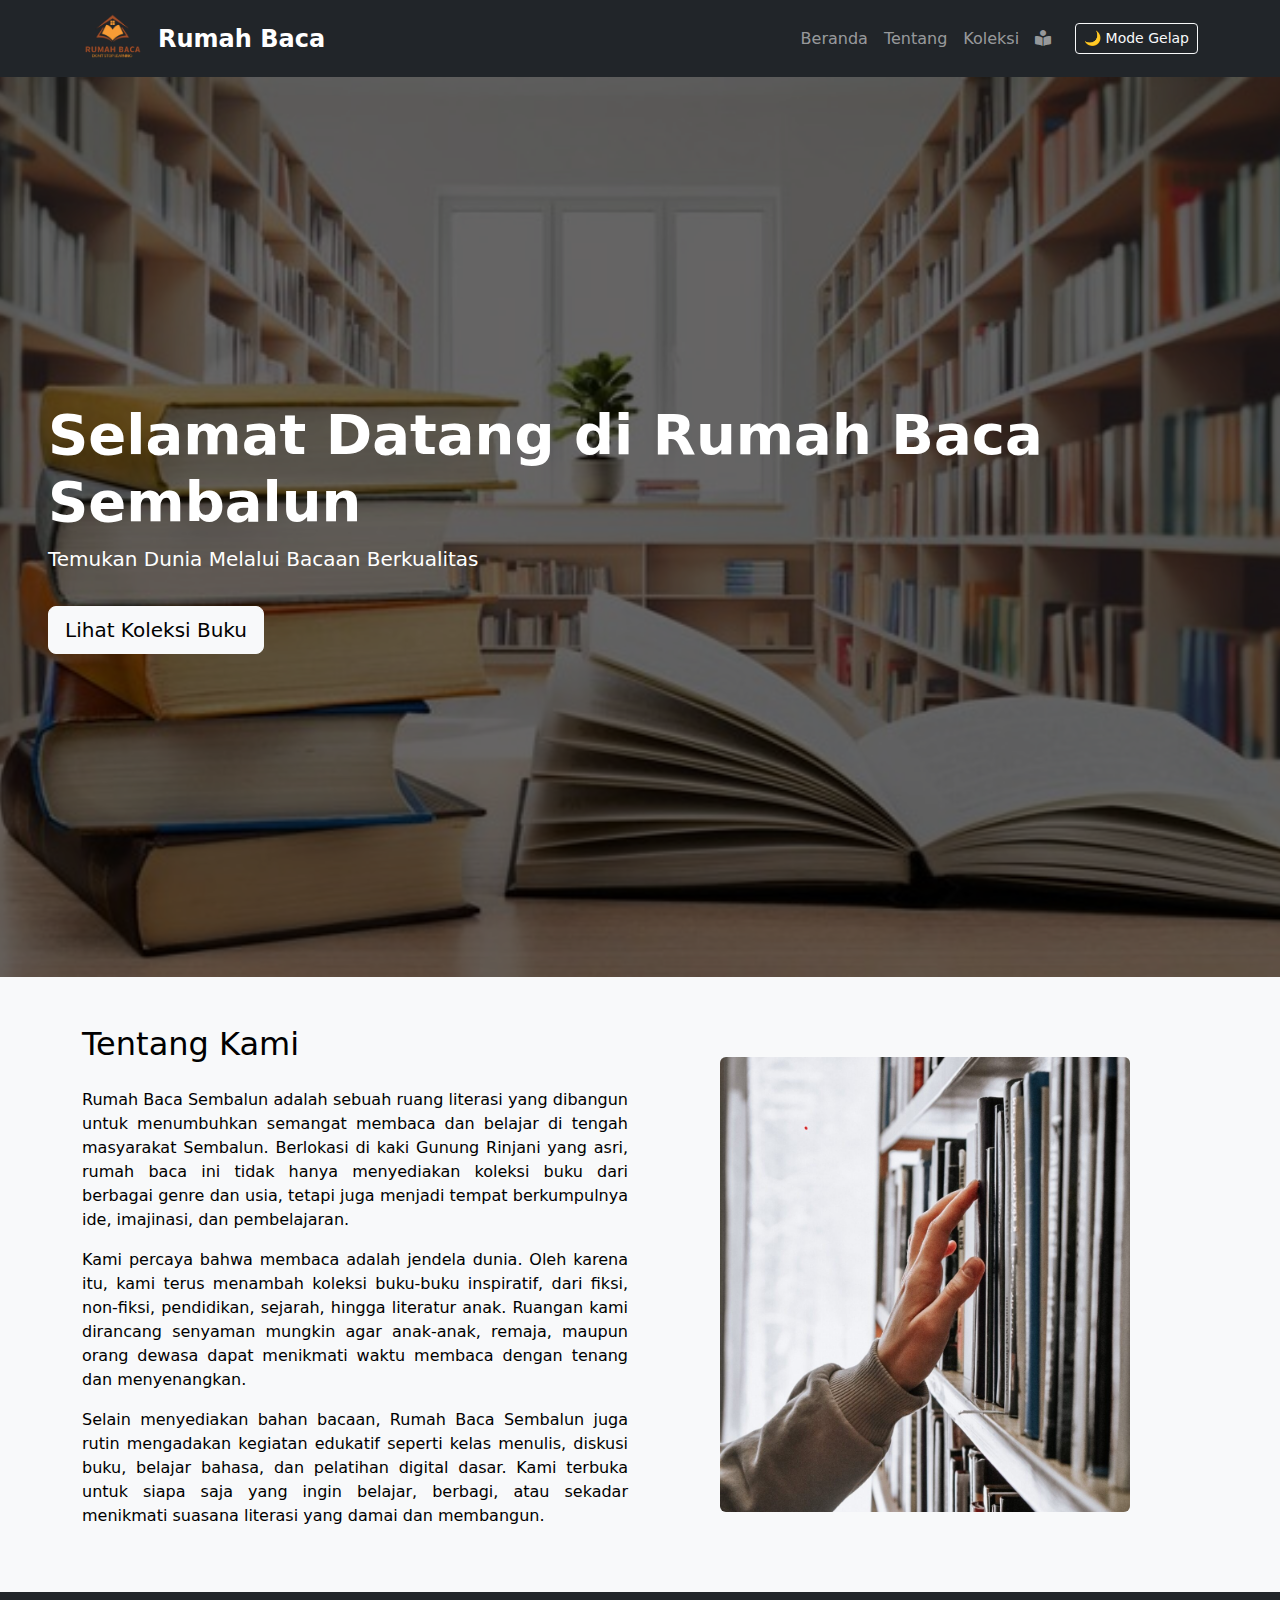
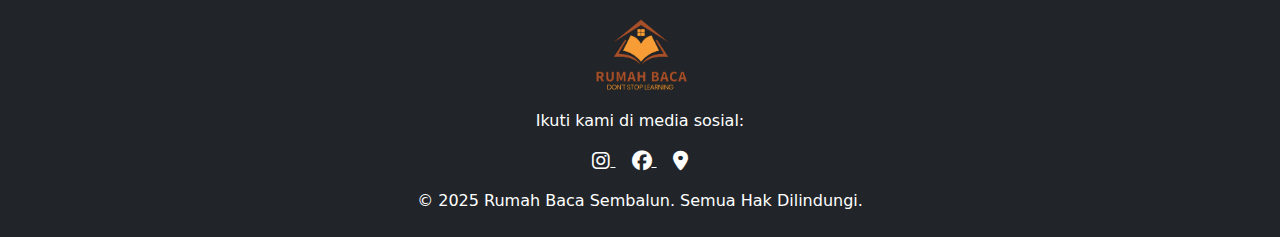
<file: index.html>
<!DOCTYPE html>
<html lang="id">
  <head>
    <meta charset="UTF-8" />
    <meta name="viewport" content="width=device-width, initial-scale=1" />
    <title>Rumah Baca Sembalun</title>
    <link
      href="https://cdn.jsdelivr.net/npm/bootstrap@5.3.0/dist/css/bootstrap.min.css"
      rel="stylesheet"
    />
    <link
      rel="stylesheet"
      href="https://cdnjs.cloudflare.com/ajax/libs/font-awesome/6.4.0/css/all.min.css"
    />
    <link rel="stylesheet" href="style.css" />
  </head>
  <body class="light-mode">
    <!-- Navbar -->
    <nav class="navbar navbar-expand-lg navbar-dark bg-dark sticky-top">
      <div class="container">
        <a class="navbar-brand d-flex align-items-center" href="#">
          <img src="img/logo.png" alt="Logo Rumah Baca" class="logo-img me-3" />
          <span class="fs-4 fw-bold">Rumah Baca</span>
        </a>
        <button
          class="navbar-toggler"
          type="button"
          data-bs-toggle="collapse"
          data-bs-target="#navbarNav"
        >
          <span class="navbar-toggler-icon"></span>
        </button>
        <div class="collapse navbar-collapse" id="navbarNav">
          <ul class="navbar-nav ms-auto me-3">
            <li class="nav-item">
              <a class="nav-link" href="#home">Beranda</a>
            </li>
            <li class="nav-item">
              <a class="nav-link" href="#about">Tentang</a>
            </li>
            <li class="nav-item">
              <a class="nav-link" href="koleksi.html">Koleksi</a>
            </li>
            <li class="nav-item">
              <a class="nav-link" href="pinjam.html"
                ><i class="fas fa-book-reader"></i
              ></a>
            </li>
          </ul>
          <button id="modeToggle" class="btn btn-outline-light btn-sm">
            🌙 Mode Gelap
          </button>
        </div>
      </div>
    </nav>

    <!-- Header -->
    <header id="home" class="header d-flex align-items-center">
      <div class="header-content text-start ps-5">
        <h1 class="display-4 fw-bold">Selamat Datang di Rumah Baca Sembalun</h1>
        <p class="lead">Temukan Dunia Melalui Bacaan Berkualitas</p>
        <a href="koleksi.html" class="btn btn-light btn-lg mt-3"
          >Lihat Koleksi Buku</a
        >
      </div>
    </header>

    <!-- About Section -->
    <section id="about" class="py-5 bg-light">
      <div class="container">
        <div class="row align-items-center">
          <!-- Kolom Teks di Kiri -->
          <div class="col-md-6">
            <h2 class="mb-4">Tentang Kami</h2>
            <div class="text-justify">
              <p>
                Rumah Baca Sembalun adalah sebuah ruang literasi yang dibangun
                untuk menumbuhkan semangat membaca dan belajar di tengah
                masyarakat Sembalun. Berlokasi di kaki Gunung Rinjani yang asri,
                rumah baca ini tidak hanya menyediakan koleksi buku dari
                berbagai genre dan usia, tetapi juga menjadi tempat berkumpulnya
                ide, imajinasi, dan pembelajaran.
              </p>
              <p>
                Kami percaya bahwa membaca adalah jendela dunia. Oleh karena
                itu, kami terus menambah koleksi buku-buku inspiratif, dari
                fiksi, non-fiksi, pendidikan, sejarah, hingga literatur anak.
                Ruangan kami dirancang senyaman mungkin agar anak-anak, remaja,
                maupun orang dewasa dapat menikmati waktu membaca dengan tenang
                dan menyenangkan.
              </p>
              <p>
                Selain menyediakan bahan bacaan, Rumah Baca Sembalun juga rutin
                mengadakan kegiatan edukatif seperti kelas menulis, diskusi
                buku, belajar bahasa, dan pelatihan digital dasar. Kami terbuka
                untuk siapa saja yang ingin belajar, berbagi, atau sekadar
                menikmati suasana literasi yang damai dan membangun.
              </p>
            </div>
          </div>

          <!-- Kolom Gambar di Kanan -->
          <div class="col-md-6 text-center">
            <img
              src="img/about.jpg"
              alt="Foto Rumah Baca"
              class="img-fluid rounded w-75"
            />
          </div>
        </div>
      </div>
    </section>

    <!-- Footer -->
    <footer class="bg-dark text-white text-center py-4">
      <div class="container">
        <div class="footer-logo mb-2">
          <img src="img/logo.png" alt="Logo Rumah Baca" />
        </div>
        <p>Ikuti kami di media sosial:</p>
        <div class="mb-3">
          <!-- Instagram -->
          <a
            href="https://www.instagram.com/hazisumam_"
            class="text-white me-3"
            target="_blank"
            rel="noopener noreferrer"
          >
            <i class="fab fa-instagram fa-lg"></i>
          </a>

          <!-- Facebook -->
          <a
            href="https://web.facebook.com/lok.dok.965"
            class="text-white me-3"
            target="_blank"
            rel="noopener noreferrer"
          >
            <i class="fab fa-facebook fa-lg"></i>
          </a>

          <!-- Lokasi di Google Maps -->
          <a
            href="https://www.google.com/maps/place/Rumah+Baca+Sembalun"
            class="text-white"
            target="_blank"
            rel="noopener noreferrer"
          >
            <i class="fas fa-map-marker-alt fa-lg"></i>
          </a>
        </div>
        <p class="mb-0">
          &copy; 2025 Rumah Baca Sembalun. Semua Hak Dilindungi.
        </p>
      </div>
    </footer>

    <script src="https://cdn.jsdelivr.net/npm/bootstrap@5.3.0/dist/js/bootstrap.bundle.min.js"></script>
    <script src="script.js"></script>
  </body>
</html>
</file>
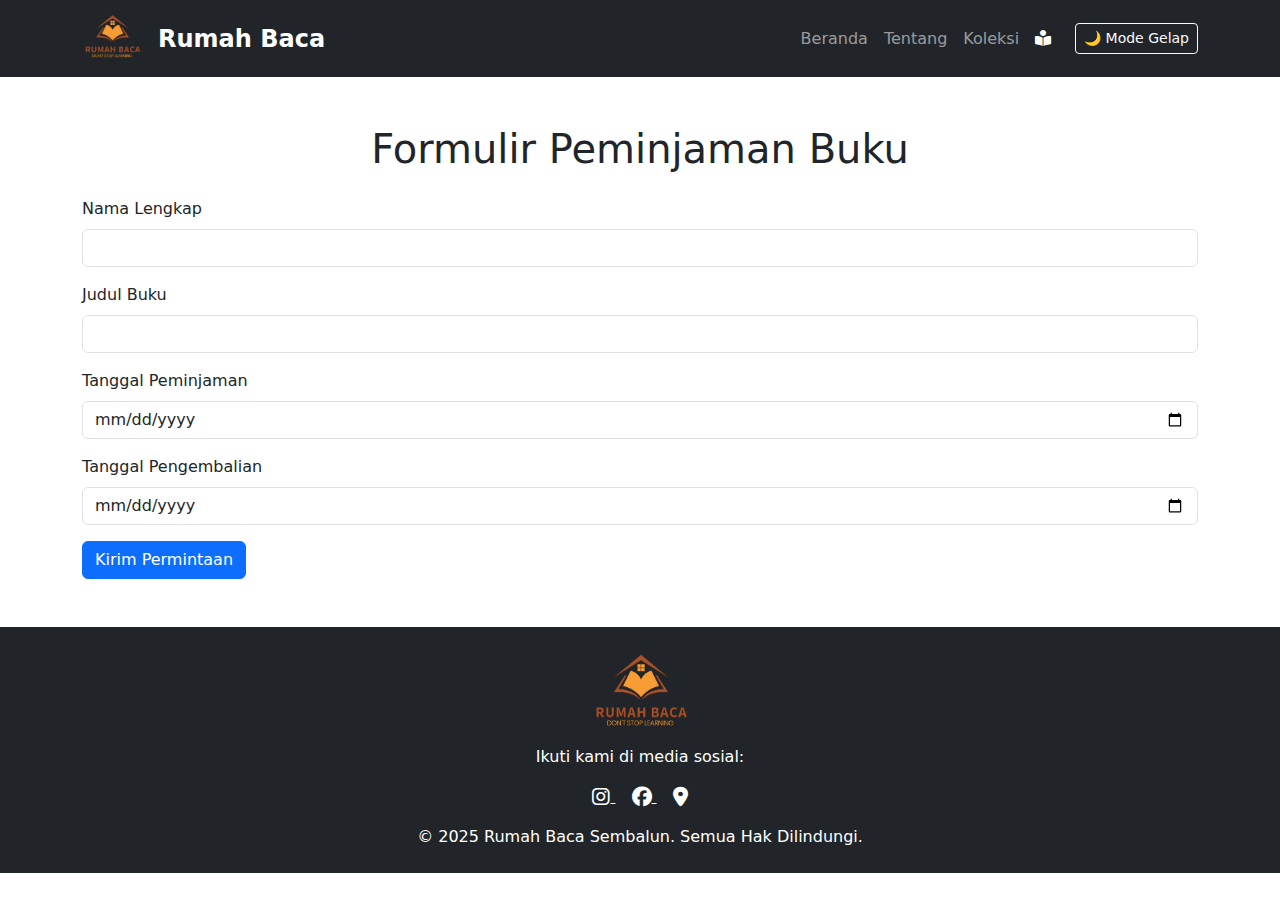
<file: pinjam.html>
<!DOCTYPE html>
<html lang="id">
  <head>
    <meta charset="UTF-8" />
    <meta name="viewport" content="width=device-width, initial-scale=1" />
    <title>Form Peminjaman - Rumah Baca Sembalun</title>

    <!-- Bootstrap CSS -->
    <link
      href="https://cdn.jsdelivr.net/npm/bootstrap@5.3.0/dist/css/bootstrap.min.css"
      rel="stylesheet"
    />

    <!-- Font Awesome terbaru (v6.5) -->
    <link
      rel="stylesheet"
      href="https://cdnjs.cloudflare.com/ajax/libs/font-awesome/6.5.0/css/all.min.css"
    />

    <!-- CSS Eksternal -->
    <link rel="stylesheet" href="style.css" />

    <!-- Dark Mode Style -->
    <style>
      body.dark-mode {
        background-color: #121212;
        color: #f1f1f1;
      }
      body.dark-mode .form-control,
      body.dark-mode .navbar,
      body.dark-mode .card,
      body.dark-mode .footer,
      body.dark-mode input {
        background-color: #1e1e1e;
        color: #fff;
        border-color: #444;
      }
    </style>
  </head>
  <body>
    <!-- Navbar -->
    <nav class="navbar navbar-expand-lg navbar-dark bg-dark sticky-top">
      <div class="container">
        <a class="navbar-brand d-flex align-items-center" href="index.html">
          <img src="img/logo.png" alt="Logo Rumah Baca" class="logo-img me-3" />
          <span class="fs-4 fw-bold">Rumah Baca</span>
        </a>
        <button
          class="navbar-toggler"
          type="button"
          data-bs-toggle="collapse"
          data-bs-target="#navbarNav"
        >
          <span class="navbar-toggler-icon"></span>
        </button>
        <div class="collapse navbar-collapse" id="navbarNav">
          <ul class="navbar-nav ms-auto me-3">
            <li class="nav-item">
              <a class="nav-link" href="index.html#home">Beranda</a>
            </li>
            <li class="nav-item">
              <a class="nav-link" href="index.html#about">Tentang</a>
            </li>
            <li class="nav-item">
              <a class="nav-link" href="koleksi.html">Koleksi</a>
            </li>
            <li class="nav-item">
              <a class="nav-link active" href="pinjam.html">
                <i class="fas fa-book-reader"></i>
              </a>
            </li>
          </ul>
          <button id="modeToggle" class="btn btn-outline-light btn-sm">
            🌙 Mode Gelap
          </button>
        </div>
      </div>
    </nav>

    <!-- Form Peminjaman -->
    <div class="container py-5">
      <h1 class="text-center mb-4">Formulir Peminjaman Buku</h1>
      <form>
        <div class="mb-3">
          <label for="nama" class="form-label">Nama Lengkap</label>
          <input type="text" class="form-control" id="nama" required />
        </div>
        <div class="mb-3">
          <label for="judulBuku" class="form-label">Judul Buku</label>
          <input type="text" class="form-control" id="judulBuku" required />
        </div>
        <div class="mb-3">
          <label for="tanggalPinjam" class="form-label"
            >Tanggal Peminjaman</label
          >
          <input type="date" class="form-control" id="tanggalPinjam" required />
        </div>
        <div class="mb-3">
          <label for="tanggalKembali" class="form-label"
            >Tanggal Pengembalian</label
          >
          <input
            type="date"
            class="form-control"
            id="tanggalKembali"
            required
          />
        </div>
        <button type="button" class="btn btn-primary" onclick="kirimWhatsApp()">
          Kirim Permintaan
        </button>
      </form>
    </div>

    <!-- Footer -->
    <footer class="bg-dark text-white text-center py-4">
      <div class="container">
        <div class="footer-logo mb-2">
          <img src="img/logo.png" alt="Logo Rumah Baca" />
        </div>
        <p>Ikuti kami di media sosial:</p>
        <div class="mb-3">
          <a
            href="https://www.instagram.com/hazisumam_"
            class="text-white me-3"
            target="_blank"
            rel="noopener noreferrer"
          >
            <i class="fab fa-instagram fa-lg"></i>
          </a>
          <a
            href="https://web.facebook.com/lok.dok.965"
            class="text-white me-3"
            target="_blank"
            rel="noopener noreferrer"
          >
            <i class="fab fa-facebook fa-lg"></i>
          </a>
          <a
            href="https://www.google.com/maps/place/Rumah+Baca+Sembalun"
            class="text-white"
            target="_blank"
            rel="noopener noreferrer"
          >
            <i class="fas fa-map-marker-alt fa-lg"></i>
          </a>
        </div>
        <p class="mb-0">
          &copy; 2025 Rumah Baca Sembalun. Semua Hak Dilindungi.
        </p>
      </div>
    </footer>

    <!-- Bootstrap JS -->
    <script src="https://cdn.jsdelivr.net/npm/bootstrap@5.3.0/dist/js/bootstrap.bundle.min.js"></script>

    <!-- Script -->
    <script>
      function kirimWhatsApp() {
        const nama = document.getElementById("nama").value.trim();
        const judulBuku = document.getElementById("judulBuku").value.trim();
        const tanggalPinjam = document.getElementById("tanggalPinjam").value;
        const tanggalKembali = document.getElementById("tanggalKembali").value;

        if (!nama || !judulBuku || !tanggalPinjam || !tanggalKembali) {
          alert("Harap lengkapi semua data terlebih dahulu.");
          return;
        }

        const pesan = `Halo Rumah Baca, saya ingin meminjam buku:\n\nNama: ${nama}\nJudul Buku: ${judulBuku}\nTanggal Pinjam: ${tanggalPinjam}\nTanggal Kembali: ${tanggalKembali}`;
        const nomorWa = "6287849098363";
        const url = `https://wa.me/${nomorWa}?text=${encodeURIComponent(
          pesan
        )}`;
        window.open(url, "_blank");
      }

      document.addEventListener("DOMContentLoaded", function () {
        const params = new URLSearchParams(window.location.search);
        const judul = params.get("judul");
        if (judul) {
          document.getElementById("judulBuku").value = judul;
        }

        const modeToggle = document.getElementById("modeToggle");
        const body = document.body;
        const mode = localStorage.getItem("mode");

        if (mode === "dark") {
          body.classList.add("dark-mode");
          modeToggle.textContent = "☀️ Mode Terang";
        }

        modeToggle.addEventListener("click", function () {
          body.classList.toggle("dark-mode");
          if (body.classList.contains("dark-mode")) {
            modeToggle.textContent = "☀️ Mode Terang";
            localStorage.setItem("mode", "dark");
          } else {
            modeToggle.textContent = "🌙 Mode Gelap";
            localStorage.setItem("mode", "light");
          }
        });
      });
    </script>
  </body>
</html>
</file>
<file: style.css>
/* ===== Koleksi Buku Terpopuler Style ===== */

/* Header */
.header {
  background: url("img/perpustakaan.jpeg") center/cover no-repeat;
  height: 100vh;
  color: white;
  position: relative;
  display: flex;
  align-items: center;
}

.header::before {
  content: "";
  position: absolute;
  inset: 0;
  background-color: rgba(0, 0, 0, 0.6);
}

.header-content {
  position: relative;
  z-index: 1;
}

.logo-img {
  width: 60px;
  height: auto;
  margin-right: 15px;
}

.footer-logo img {
  width: 100px;
}

.light-mode {
  background-color: #ffffff;
  color: #000000;
}

.dark-mode {
  background-color: #121212;
  color: #f0f0f0;
}

.dark-mode .navbar,
.dark-mode footer {
  background-color: #000000 !important;
}

.dark-mode .btn-light {
  background-color: #444;
  color: #fff;
}

.dark-mode section.bg-light {
  background-color: #1f1f1f !important;
}

.text-justify {
  text-align: justify;
}

/* Kartu Buku */
.card {
  overflow: hidden;
  border-radius: 10px;
  transition: transform 0.3s ease, box-shadow 0.3s ease;
}

.card:hover {
  transform: scale(1.02);
  box-shadow: 0 10px 20px rgba(0, 0, 0, 0.15);
}

.card-img-top {
  transition: transform 0.3s ease;
  object-fit: cover;
  width: 100%;
  height: 250px;
}

.card:hover .card-img-top {
  transform: scale(1.05);
}

/* ===== History / List Group ===== */

.list-group {
  width: 100%;
}

.history-item {
  background-color: #fff;
  padding: 12px;
  border-radius: 10px;
  margin-bottom: 16px;
  border: 1px solid #ddd;
  transition: transform 0.2s ease, box-shadow 0.2s ease;
}

.history-item:hover {
  transform: scale(1.01);
  box-shadow: 0 4px 12px rgba(0, 0, 0, 0.1);
}

.history-item img {
  width: 100%;
  height: 100px;
  object-fit: cover;
  border-radius: 8px;
  margin-top: 8px;
}

/* Layout Utama */
#main-content {
  display: flex;
  flex-direction: row;
  gap: 24px;
}

/* Responsive */
@media (max-width: 768px) {
  #main-content {
    flex-direction: column;
  }

  .history-item img {
    height: 160px;
  }
}
</file>
